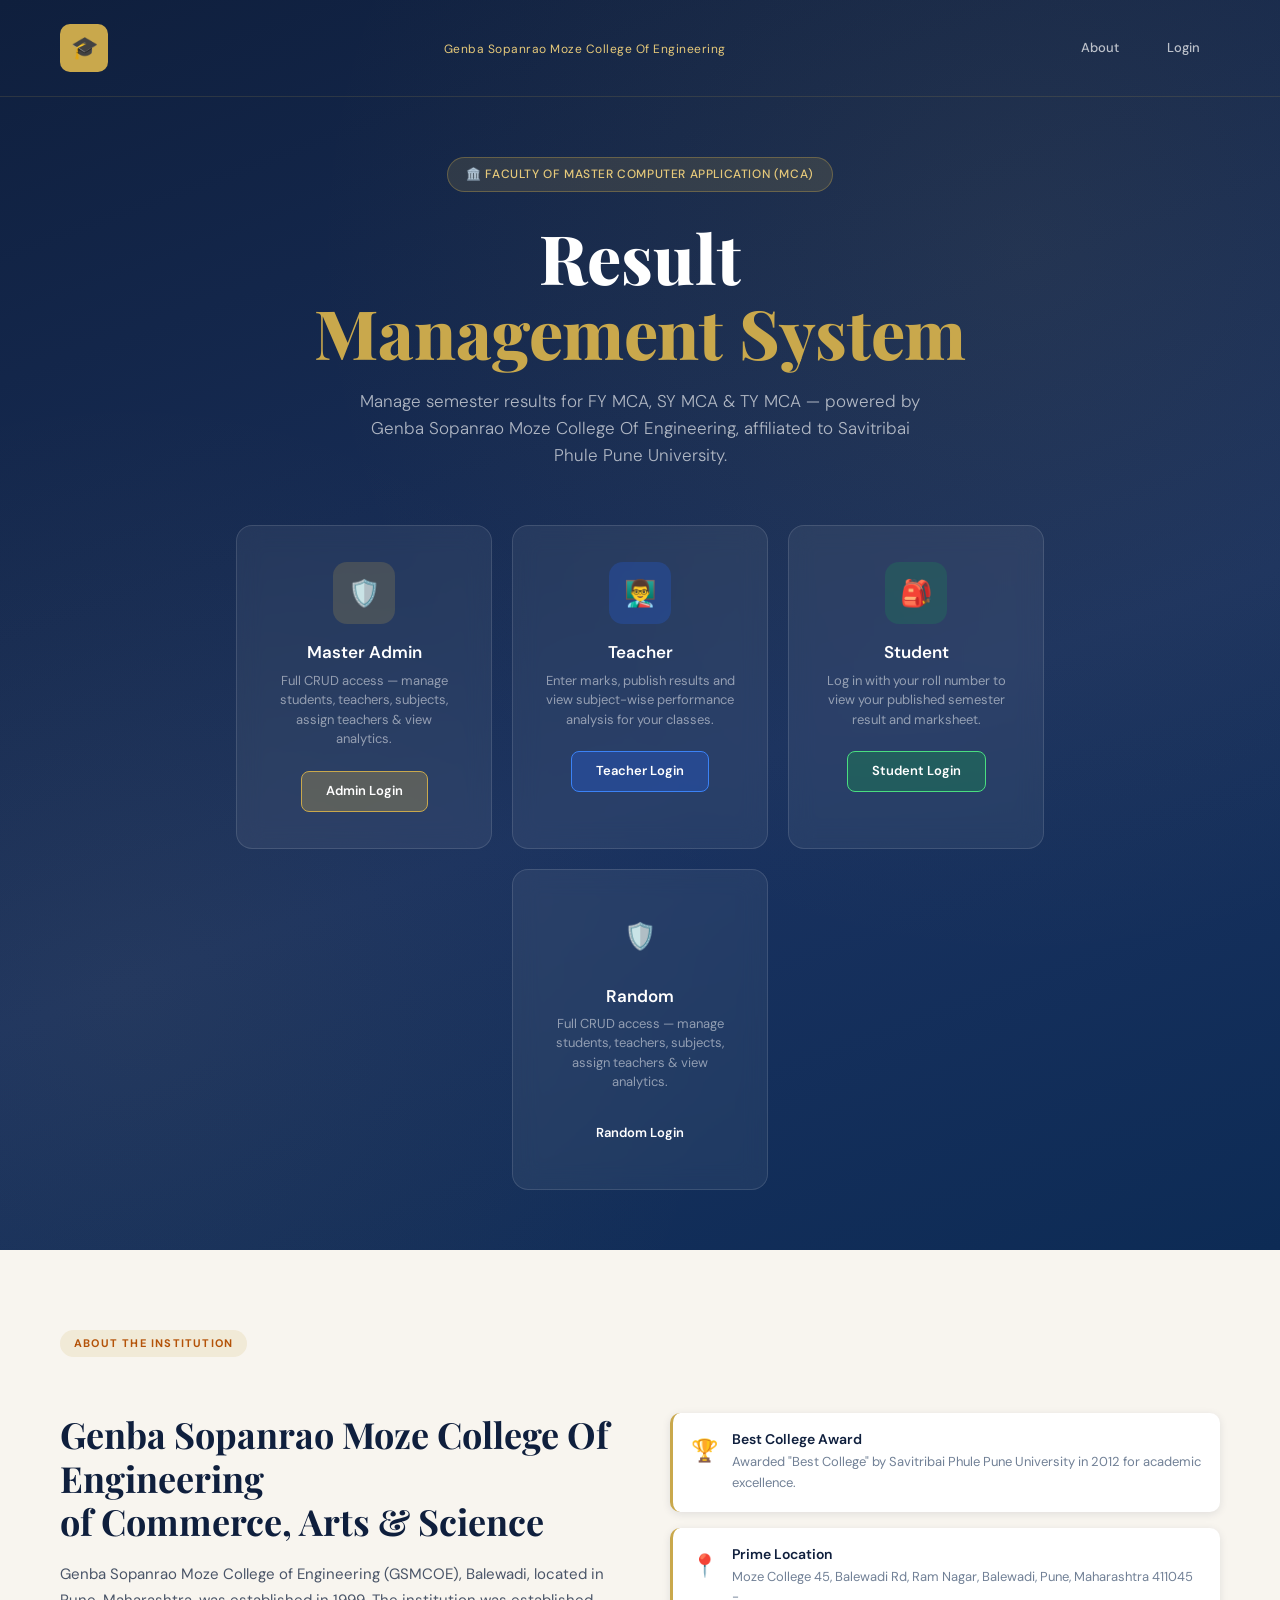
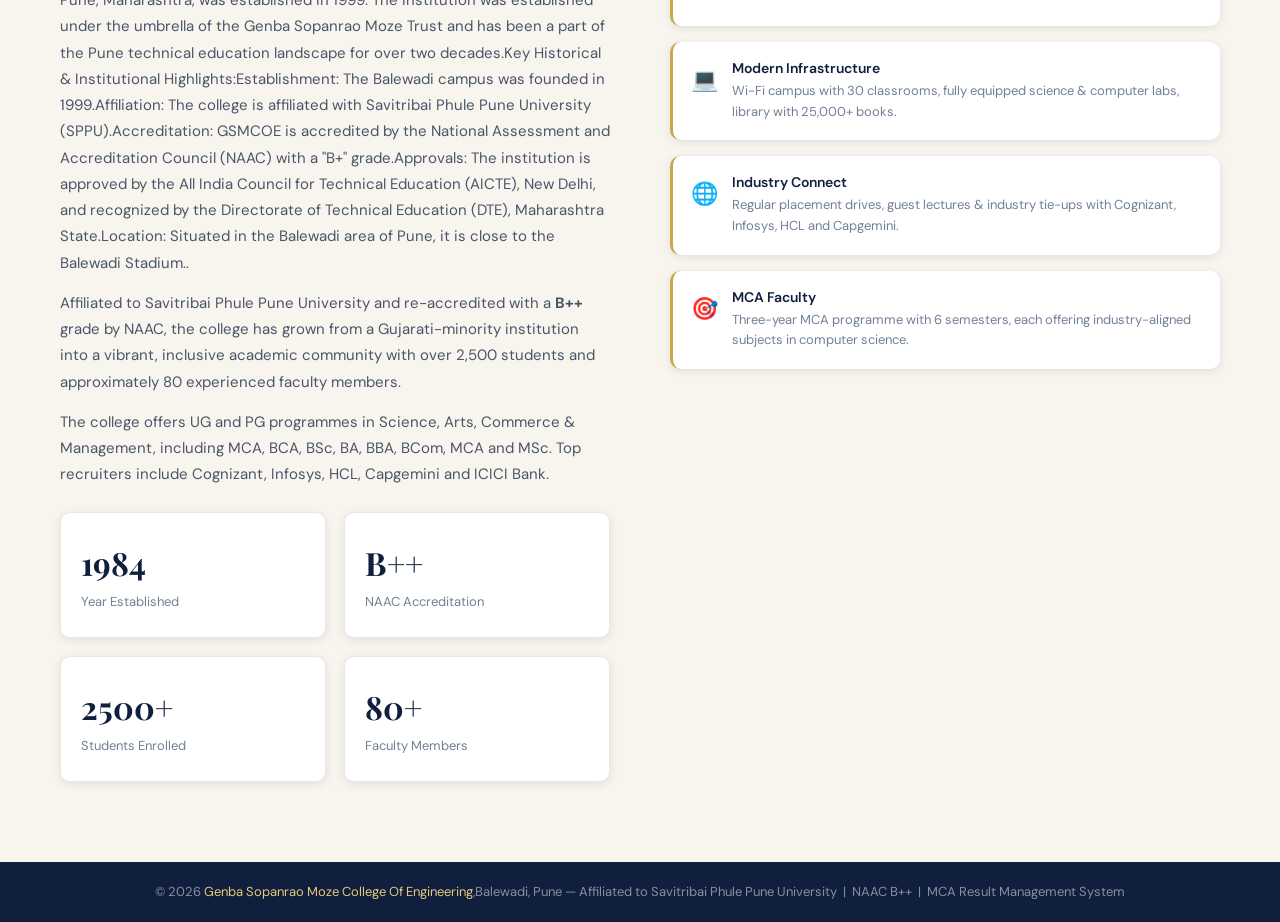
<file: index.html>
<!DOCTYPE html>
<html lang="en">
<head>
    <meta charset="UTF-8">
    <meta name="viewport" content="width=device-width, initial-scale=1.0">
    <title>Result Management — Genba Sopanrao Moze College Of Engineering</title>
    <link rel="stylesheet" href="style.css">
</head>
<body>

<!-- ===================== HERO SECTION ===================== -->
<section class="home-hero">

    <nav class="hero-nav">
        <!-- <div class="hero-logo"> -->
            <div class="hero-logo-icon">🎓</div>
            <div class="hero-logo-text">
                <h2></h2>
                <span>Genba Sopanrao Moze College Of Engineering</span>
            </div>
        </div>
        <div class="hero-nav-links">
            <a href="#about">About</a>
            <a href="#login-section">Login</a>
        </div>
    </nav>

    <div class="hero-center">
        <div class="hero-badge">🏛️ Faculty of Master Computer Application (MCA)</div>
        <h1 class="hero-title">
            Result<br><span>Management System</span>
        </h1>
        <p class="hero-subtitle">
            Manage semester results for FY MCA, SY MCA &amp; TY MCA — powered by
           Genba Sopanrao Moze College Of Engineering, affiliated to Savitribai Phule Pune University.
        </p>

        <!-- Three role login cards -->
        <div class="login-cards" id="login-section">

            <a href="admin-login.html" class="login-card admin-card">
                <div class="login-card-icon">🛡️</div>
                <h3>Master Admin</h3>
                <p>Full CRUD access — manage students, teachers, subjects, assign teachers &amp; view analytics.</p>
                <span class="login-card-btn">Admin Login</span>
            </a>

            <a href="teacher-login.html" class="login-card teacher-card">
                <div class="login-card-icon">👨‍🏫</div>
                <h3>Teacher</h3>
                <p>Enter marks, publish results and view subject-wise performance analysis for your classes.</p>
                <span class="login-card-btn">Teacher Login</span>
            </a>

            <a href="student-login.html" class="login-card student-card">
                <div class="login-card-icon">🎒</div>
                <h3>Student</h3>
                <p>Log in with your roll number to view your published semester result and marksheet.</p>
                <span class="login-card-btn">Student Login</span>
            </a>

            

            <a href="Random-login.html" class="login-card Random-card">
                <div class="login-card-icon">🛡️</div>
                <h3>Random</h3>
                <p>Full CRUD access — manage students, teachers, subjects, assign teachers &amp; view analytics.</p>
                <span class="login-card-btn">Random Login</span>
            </a>
        </div>
    </div>

</section>


<!-- ===================== ABOUT SECTION ===================== -->
<section class="about-section" id="about">
    <div class="about-inner">
        <div class="section-tag">About the Institution</div>
        <div class="about-grid">

            <div class="about-text">
                <h2>Genba Sopanrao Moze College Of Engineering<br>of Commerce, Arts &amp; Science</h2>
                <p>
                    Genba Sopanrao Moze College of Engineering (GSMCOE), Balewadi, located in Pune, Maharashtra, was established in 1999. The institution was established under the umbrella of the Genba Sopanrao Moze Trust and has been a part of the Pune technical education landscape for over two decades.Key Historical & Institutional Highlights:Establishment: The Balewadi campus was founded in 1999.Affiliation: The college is affiliated with Savitribai Phule Pune University (SPPU).Accreditation: GSMCOE is accredited by the National Assessment and Accreditation Council (NAAC) with a "B+" grade.Approvals: The institution is approved by the All India Council for Technical Education (AICTE), New Delhi, and recognized by the Directorate of Technical Education (DTE), Maharashtra State.Location: Situated in the Balewadi area of Pune, it is close to the Balewadi Stadium..
                </p>
                <p>
                    Affiliated to Savitribai Phule Pune University and re-accredited with a <strong>B++</strong>
                    grade by NAAC, the college has grown from a Gujarati-minority institution into a
                    vibrant, inclusive academic community with over 2,500 students and approximately
                    80 experienced faculty members.
                </p>
                <p>
                    The college offers UG and PG programmes in Science, Arts, Commerce &amp; Management,
                    including MCA, BCA, BSc, BA, BBA, BCom, MCA and MSc. Top recruiters include
                    Cognizant, Infosys, HCL, Capgemini and ICICI Bank.
                </p>

                <div class="about-stats" style="margin-top:24px;">
                    <div class="about-stat-card">
                        <span class="num">1984</span>
                        <span class="lbl">Year Established</span>
                    </div>
                    <div class="about-stat-card">
                        <span class="num">B++</span>
                        <span class="lbl">NAAC Accreditation</span>
                    </div>
                    <div class="about-stat-card">
                        <span class="num">2500+</span>
                        <span class="lbl">Students Enrolled</span>
                    </div>
                    <div class="about-stat-card">
                        <span class="num">80+</span>
                        <span class="lbl">Faculty Members</span>
                    </div>
                </div>
            </div>

            <div class="about-highlights">
                <div class="highlight-item">
                    <div class="hi-icon">🏆</div>
                    <div>
                        <h4>Best College Award</h4>
                        <p>Awarded "Best College" by Savitribai Phule Pune University in 2012 for academic excellence.</p>
                    </div>
                </div>
                <div class="highlight-item">
                    <div class="hi-icon">📍</div>
                    <div>
                        <h4>Prime Location</h4>
                        <p>Moze College 45, Balewadi Rd, Ram Nagar, Balewadi, Pune, Maharashtra 411045 -</p>
                    </div>    
                </div>
                <div class="highlight-item">
                    <div class="hi-icon">💻</div>
                    <div>
                        <h4>Modern Infrastructure</h4>
                        <p>Wi-Fi campus with 30 classrooms, fully equipped science &amp; computer labs, library with 25,000+ books.</p>
                    </div>
                </div>
                <div class="highlight-item">
                    <div class="hi-icon">🌐</div>
                    <div>
                        <h4>Industry Connect</h4>
                        <p>Regular placement drives, guest lectures &amp; industry tie-ups with Cognizant, Infosys, HCL and Capgemini.</p>
                    </div>
                </div>
                <div class="highlight-item">
                    <div class="hi-icon">🎯</div>
                    <div>
                        <h4>MCA Faculty</h4>
                        <p>Three-year MCA programme with 6 semesters, each offering industry-aligned subjects in computer science.</p>
                    </div>
                </div>
            </div>

        </div>
    </div>
</section>


<!-- ===================== FOOTER ===================== -->
<footer class="home-footer">
    © 2026 <span>Genba Sopanrao Moze College Of Engineering</span>,Balewadi, Pune — Affiliated to Savitribai Phule Pune University
    &nbsp;|&nbsp; NAAC B++ &nbsp;|&nbsp; MCA Result Management System
</footer>

</body>
</html>
</file>
<file: style.css>
/* ============================================================
   MCA Result Management — Global Stylesheet
   genba sopanrao moze college of engineering Pune
   Palette: Deep Navy (#0f1f3d) · Gold (#c9a84c) · Ivory (#f8f5ef)
   Fonts: Playfair Display (headings) · DM Sans (body)
   ============================================================ */

@import url('https://fonts.googleapis.com/css2?family=Playfair+Display:wght@600;700;800&family=DM+Sans:wght@300;400;500;600&display=swap');

/* ---------- Reset & base ---------- */
*, *::before, *::after { box-sizing: border-box; margin: 0; padding: 0; }

:root {
    --navy:       #0f1f3d;
    --navy-mid:   #1a3260;
    --navy-light: #243f7a;
    --gold:       #c9a84c;
    --gold-light: #e6c97a;
    --ivory:      #f8f5ef;
    --ivory-dark: #ede8dc;
    --white:      #ffffff;
    --text-dark:  #1a1a2e;
    --text-mid:   #4a5568;
    --text-soft:  #718096;
    --success:    #2e7d52;
    --danger:     #b91c1c;
    --warn:       #b45309;
    --info:       #1e5f9e;
    --pass-green: #166534;
    --fail-red:   #991b1b;
    --radius:     10px;
    --shadow-sm:  0 2px 8px rgba(15,31,61,.10);
    --shadow-md:  0 6px 24px rgba(15,31,61,.14);
    --shadow-lg:  0 16px 48px rgba(15,31,61,.18);
    --transition: .22s ease;
}

body {
    font-family: 'DM Sans', sans-serif;
    background: var(--ivory);
    color: var(--text-dark);
    font-size: 15px;
    line-height: 1.6;
}

h1,h2,h3,h4 { font-family: 'Playfair Display', serif; line-height: 1.2; }

a { color: var(--gold); text-decoration: none; }
a:hover { color: var(--gold-light); }

/* ---------- Scrollbar ---------- */
::-webkit-scrollbar { width: 6px; height: 6px; }
::-webkit-scrollbar-track { background: var(--ivory-dark); }
::-webkit-scrollbar-thumb { background: var(--navy-light); border-radius: 3px; }


/* ============================================================
   HOME PAGE
   ============================================================ */

.home-hero {
    min-height: 100vh;
    background: linear-gradient(160deg, var(--navy) 0%, var(--navy-mid) 60%, #0d2b55 100%);
    display: flex;
    flex-direction: column;
    position: relative;
    overflow: hidden;
}

/* Decorative geometric background */
.home-hero::before {
    content: '';
    position: absolute;
    inset: 0;
    background:
        radial-gradient(circle at 80% 20%, rgba(201,168,76,.08) 0%, transparent 50%),
        radial-gradient(circle at 10% 80%, rgba(201,168,76,.06) 0%, transparent 40%);
    pointer-events: none;
}

.hero-nav {
    display: flex;
    align-items: center;
    justify-content: space-between;
    padding: 24px 60px;
    position: relative;
    z-index: 2;
    border-bottom: 1px solid rgba(201,168,76,.15);
}

.hero-logo {
    display: flex;
    align-items: center;
    gap: 14px;
}

.hero-logo-icon {
    width: 48px;
    height: 48px;
    background: var(--gold);
    border-radius: 10px;
    display: flex;
    align-items: center;
    justify-content: center;
    font-size: 22px;
    flex-shrink: 0;
}

.hero-logo-text h2 {
    font-family: 'Playfair Display', serif;
    color: var(--white);
    font-size: 17px;
    font-weight: 700;
}

.hero-logo-text span {
    font-size: 12px;
    color: var(--gold-light);
    font-weight: 400;
    letter-spacing: .5px;
}

.hero-nav-links { display: flex; gap: 8px; }

.hero-nav-links a {
    padding: 8px 20px;
    border-radius: 6px;
    font-size: 13px;
    font-weight: 500;
    color: rgba(255,255,255,.7);
    transition: var(--transition);
}
.hero-nav-links a:hover { background: rgba(255,255,255,.08); color: var(--white); }

/* Hero center block */
.hero-center {
    flex: 1;
    display: flex;
    flex-direction: column;
    align-items: center;
    justify-content: center;
    text-align: center;
    padding: 60px 24px;
    position: relative;
    z-index: 2;
}

.hero-badge {
    display: inline-flex;
    align-items: center;
    gap: 8px;
    background: rgba(201,168,76,.15);
    border: 1px solid rgba(201,168,76,.35);
    border-radius: 40px;
    padding: 7px 18px;
    font-size: 12px;
    font-weight: 500;
    color: var(--gold-light);
    letter-spacing: .6px;
    text-transform: uppercase;
    margin-bottom: 28px;
}

.hero-title {
    font-size: clamp(38px, 6vw, 68px);
    color: var(--white);
    font-weight: 800;
    max-width: 820px;
    margin-bottom: 18px;
    line-height: 1.1;
}

.hero-title span { color: var(--gold); }

.hero-subtitle {
    font-size: 17px;
    color: rgba(255,255,255,.65);
    max-width: 560px;
    margin-bottom: 56px;
    font-weight: 300;
}

/* Login role cards on home */
.login-cards {
    display: flex;
    gap: 20px;
    flex-wrap: wrap;
    justify-content: center;
    max-width: 900px;
}

.login-card {
    background: rgba(255,255,255,.06);
    backdrop-filter: blur(12px);
    border: 1px solid rgba(255,255,255,.12);
    border-radius: 16px;
    padding: 36px 32px;
    width: 256px;
    text-align: center;
    cursor: pointer;
    transition: transform .25s ease, box-shadow .25s ease, background .25s ease;
    text-decoration: none;
    display: block;
}

.login-card:hover {
    transform: translateY(-6px);
    background: rgba(255,255,255,.10);
    box-shadow: 0 20px 48px rgba(0,0,0,.3);
    border-color: rgba(201,168,76,.4);
}

.login-card-icon {
    width: 62px;
    height: 62px;
    border-radius: 14px;
    margin: 0 auto 18px;
    display: flex;
    align-items: center;
    justify-content: center;
    font-size: 26px;
}

.login-card.admin-card .login-card-icon { background: rgba(201,168,76,.2); }
.login-card.teacher-card .login-card-icon { background: rgba(37,99,235,.25); }
.login-card.student-card .login-card-icon { background: rgba(22,163,74,.2); }

.login-card h3 {
    font-family: 'DM Sans', sans-serif;
    font-weight: 600;
    font-size: 17px;
    color: var(--white);
    margin-bottom: 8px;
}

.login-card p {
    font-size: 13px;
    color: rgba(255,255,255,.5);
    line-height: 1.5;
    margin-bottom: 22px;
}

.login-card-btn {
    display: inline-block;
    padding: 9px 24px;
    border-radius: 8px;
    font-size: 13px;
    font-weight: 600;
    transition: var(--transition);
    color: var(--white);
}

.admin-card .login-card-btn { background: rgba(201,168,76,.3); border: 1px solid var(--gold); }
.teacher-card .login-card-btn { background: rgba(37,99,235,.3); border: 1px solid #3b82f6; }
.student-card .login-card-btn { background: rgba(22,163,74,.3); border: 1px solid #4ade80; }

.login-card:hover .login-card-btn { filter: brightness(1.2); }

/* About us section */
.about-section {
    background: var(--ivory);
    padding: 80px 60px;
}

.about-inner {
    max-width: 1160px;
    margin: 0 auto;
}

.section-tag {
    display: inline-block;
    background: rgba(201,168,76,.15);
    color: var(--warn);
    font-size: 11px;
    font-weight: 700;
    letter-spacing: 1.2px;
    text-transform: uppercase;
    padding: 5px 14px;
    border-radius: 20px;
    margin-bottom: 16px;
}

.about-grid {
    display: grid;
    grid-template-columns: 1fr 1fr;
    gap: 60px;
    align-items: start;
    margin-top: 40px;
}

.about-text h2 {
    font-size: 36px;
    color: var(--navy);
    margin-bottom: 18px;
}

.about-text p {
    color: var(--text-mid);
    margin-bottom: 14px;
    font-size: 15px;
    line-height: 1.75;
}

.about-stats {
    display: grid;
    grid-template-columns: 1fr 1fr;
    gap: 18px;
}

.about-stat-card {
    background: var(--white);
    border: 1px solid var(--ivory-dark);
    border-radius: var(--radius);
    padding: 24px 20px;
    box-shadow: var(--shadow-sm);
}

.about-stat-card .num {
    font-family: 'Playfair Display', serif;
    font-size: 32px;
    color: var(--navy);
    font-weight: 700;
    display: block;
}

.about-stat-card .lbl {
    font-size: 13px;
    color: var(--text-soft);
    margin-top: 4px;
    display: block;
}

.about-highlights {
    display: flex;
    flex-direction: column;
    gap: 16px;
}

.highlight-item {
    display: flex;
    gap: 14px;
    align-items: flex-start;
    background: var(--white);
    border-radius: var(--radius);
    padding: 18px;
    box-shadow: var(--shadow-sm);
    border-left: 3px solid var(--gold);
}

.highlight-item .hi-icon { font-size: 22px; flex-shrink: 0; margin-top: 2px; }

.highlight-item h4 {
    font-family: 'DM Sans', sans-serif;
    font-size: 14px;
    font-weight: 600;
    color: var(--navy);
    margin-bottom: 4px;
}

.highlight-item p { font-size: 13px; color: var(--text-soft); }

/* Footer strip */
.home-footer {
    background: var(--navy);
    color: rgba(255,255,255,.5);
    text-align: center;
    padding: 20px;
    font-size: 13px;
}

.home-footer span { color: var(--gold-light); }


/* ============================================================
   LOGIN PAGE (modal/card style)
   ============================================================ */

.login-page {
    min-height: 100vh;
    background: linear-gradient(160deg, var(--navy) 0%, var(--navy-mid) 100%);
    display: flex;
    align-items: center;
    justify-content: center;
    padding: 24px;
}

.login-box {
    background: var(--white);
    border-radius: 18px;
    padding: 44px 48px;
    width: 100%;
    max-width: 440px;
    box-shadow: var(--shadow-lg);
}

.login-box .lb-logo {
    text-align: center;
    margin-bottom: 30px;
}

.login-box .lb-logo h1 {
    font-size: 22px;
    color: var(--navy);
    margin-bottom: 4px;
}

.login-box .lb-logo p { font-size: 13px; color: var(--text-soft); }

.login-tabs {
    display: flex;
    background: var(--ivory);
    border-radius: 8px;
    padding: 4px;
    margin-bottom: 28px;
    gap: 4px;
}

.tab-btn {
    flex: 1;
    padding: 9px;
    border: none;
    border-radius: 6px;
    background: transparent;
    font-family: 'DM Sans', sans-serif;
    font-size: 13px;
    font-weight: 500;
    color: var(--text-soft);
    cursor: pointer;
    transition: var(--transition);
}

.tab-btn.active {
    background: var(--navy);
    color: var(--white);
}

.login-form { display: none; }
.login-form.active-form { display: block; }

/* ---------- Form components ---------- */
.form-group {
    margin-bottom: 18px;
}

.form-group label {
    display: block;
    font-size: 13px;
    font-weight: 600;
    color: var(--text-dark);
    margin-bottom: 7px;
}

.form-group input,
.form-group select,
.form-group textarea {
    width: 100%;
    padding: 11px 14px;
    border: 1.5px solid var(--ivory-dark);
    border-radius: 8px;
    font-family: 'DM Sans', sans-serif;
    font-size: 14px;
    color: var(--text-dark);
    background: var(--white);
    transition: border-color var(--transition), box-shadow var(--transition);
    outline: none;
}

.form-group input:focus,
.form-group select:focus,
.form-group textarea:focus {
    border-color: var(--navy);
    box-shadow: 0 0 0 3px rgba(15,31,61,.08);
}

.form-row { display: grid; grid-template-columns: 1fr 1fr; gap: 16px; }

.btn {
    display: inline-flex;
    align-items: center;
    gap: 7px;
    padding: 11px 22px;
    border-radius: 8px;
    font-family: 'DM Sans', sans-serif;
    font-size: 14px;
    font-weight: 600;
    cursor: pointer;
    border: none;
    transition: var(--transition);
    white-space: nowrap;
}

.btn-primary { background: var(--navy); color: var(--white); }
.btn-primary:hover { background: var(--navy-mid); }

.btn-gold { background: var(--gold); color: var(--navy); }
.btn-gold:hover { background: var(--gold-light); }

.btn-danger { background: var(--danger); color: var(--white); }
.btn-danger:hover { filter: brightness(1.15); }

.btn-ghost {
    background: transparent;
    color: var(--text-mid);
    border: 1.5px solid var(--ivory-dark);
}
.btn-ghost:hover { border-color: var(--navy); color: var(--navy); }

.btn-sm { padding: 6px 13px; font-size: 12px; }
.btn-block { width: 100%; justify-content: center; }

.btn:disabled { opacity: .55; cursor: not-allowed; }

.hint { font-size: 12px; color: var(--text-soft); margin-top: 10px; text-align: center; }

/* Error / message box */
.error-message {
    background: #fef2f2;
    border: 1px solid #fecaca;
    color: var(--danger);
    border-radius: 7px;
    padding: 10px 14px;
    font-size: 13px;
    margin-top: 12px;
}

.message-box {
    border-radius: 7px;
    padding: 10px 14px;
    font-size: 13px;
    margin-top: 12px;
    display: none;
}

.message-box.success { background: #f0fdf4; border: 1px solid #bbf7d0; color: var(--success); }
.message-box.error   { background: #fef2f2; border: 1px solid #fecaca; color: var(--danger); }
.message-box.info    { background: #eff6ff; border: 1px solid #bfdbfe; color: var(--info); }


/* ============================================================
   DASHBOARD SHELL (Admin & Teacher)
   ============================================================ */

.shell {
    display: flex;
    min-height: 100vh;
    background: var(--ivory);
}

/* Sidebar */
.sidebar {
    width: 260px;
    background: var(--navy);
    display: flex;
    flex-direction: column;
    flex-shrink: 0;
    position: fixed;
    top: 0;
    left: 0;
    height: 100vh;
    overflow-y: auto;
    z-index: 100;
}

.sidebar-logo {
    padding: 26px 24px 20px;
    border-bottom: 1px solid rgba(255,255,255,.08);
}

.sidebar-logo h2 {
    font-size: 15px;
    color: var(--white);
    line-height: 1.3;
}

.sidebar-logo span {
    font-size: 11px;
    color: var(--gold-light);
    font-weight: 400;
    display: block;
    margin-top: 3px;
}

.sidebar-role-badge {
    margin: 14px 24px 0;
    background: rgba(201,168,76,.18);
    border: 1px solid rgba(201,168,76,.3);
    border-radius: 6px;
    padding: 6px 12px;
    font-size: 11px;
    font-weight: 700;
    letter-spacing: .8px;
    text-transform: uppercase;
    color: var(--gold-light);
    text-align: center;
}

.sidebar-nav {
    flex: 1;
    padding: 18px 14px;
}

.nav-section-label {
    font-size: 10px;
    font-weight: 700;
    letter-spacing: 1.2px;
    text-transform: uppercase;
    color: rgba(255,255,255,.3);
    padding: 12px 10px 6px;
}

.nav-item {
    display: flex;
    align-items: center;
    gap: 11px;
    padding: 10px 12px;
    border-radius: 8px;
    font-size: 14px;
    color: rgba(255,255,255,.65);
    cursor: pointer;
    transition: var(--transition);
    margin-bottom: 2px;
    user-select: none;
}

.nav-item:hover { background: rgba(255,255,255,.07); color: var(--white); }

.nav-item.active {
    background: rgba(201,168,76,.18);
    color: var(--gold-light);
    font-weight: 600;
}

.nav-item .nav-icon { font-size: 17px; flex-shrink: 0; width: 22px; text-align: center; }

.sidebar-footer {
    padding: 16px 14px;
    border-top: 1px solid rgba(255,255,255,.08);
}

.user-info {
    display: flex;
    align-items: center;
    gap: 10px;
    padding: 10px 12px;
    border-radius: 8px;
    margin-bottom: 8px;
}

.user-avatar {
    width: 36px;
    height: 36px;
    border-radius: 8px;
    background: var(--gold);
    display: flex;
    align-items: center;
    justify-content: center;
    font-size: 16px;
    font-weight: 700;
    color: var(--navy);
    flex-shrink: 0;
}

.user-info-text { overflow: hidden; }
.user-info-text strong { font-size: 13px; color: var(--white); display: block; white-space: nowrap; overflow: hidden; text-overflow: ellipsis; }
.user-info-text span { font-size: 11px; color: rgba(255,255,255,.4); }

.logout-btn {
    width: 100%;
    background: rgba(255,255,255,.05);
    border: 1px solid rgba(255,255,255,.1);
    color: rgba(255,255,255,.5);
    padding: 9px;
    border-radius: 8px;
    cursor: pointer;
    font-size: 13px;
    font-family: 'DM Sans', sans-serif;
    transition: var(--transition);
}

.logout-btn:hover { background: rgba(185,28,28,.25); color: #fca5a5; border-color: rgba(185,28,28,.4); }

/* Main content area */
.main-content {
    margin-left: 260px;
    flex: 1;
    display: flex;
    flex-direction: column;
    min-height: 100vh;
}

.topbar {
    background: var(--white);
    border-bottom: 1px solid var(--ivory-dark);
    padding: 18px 32px;
    display: flex;
    align-items: center;
    justify-content: space-between;
    position: sticky;
    top: 0;
    z-index: 50;
}

.topbar h1 { font-size: 22px; color: var(--navy); }
.topbar-right { display: flex; align-items: center; gap: 12px; }

.page-content { padding: 32px; }


/* ============================================================
   STAT CARDS (dashboard)
   ============================================================ */

.stats-row {
    display: grid;
    grid-template-columns: repeat(auto-fill, minmax(200px, 1fr));
    gap: 18px;
    margin-bottom: 28px;
}

.stat-card {
    background: var(--white);
    border-radius: var(--radius);
    padding: 22px 20px;
    border: 1px solid var(--ivory-dark);
    box-shadow: var(--shadow-sm);
    display: flex;
    align-items: flex-start;
    gap: 16px;
}

.stat-icon {
    width: 48px;
    height: 48px;
    border-radius: 12px;
    display: flex;
    align-items: center;
    justify-content: center;
    font-size: 22px;
    flex-shrink: 0;
}

.stat-icon.navy  { background: rgba(15,31,61,.08); }
.stat-icon.gold  { background: rgba(201,168,76,.15); }
.stat-icon.green { background: rgba(22,163,74,.12); }
.stat-icon.red   { background: rgba(185,28,28,.1); }
.stat-icon.blue  { background: rgba(30,95,158,.1); }

.stat-body strong {
    font-size: 28px;
    font-family: 'Playfair Display', serif;
    color: var(--navy);
    display: block;
    line-height: 1;
    margin-bottom: 4px;
}

.stat-body span { font-size: 13px; color: var(--text-soft); }


/* ============================================================
   CARD / PANEL
   ============================================================ */

.card {
    background: var(--white);
    border-radius: var(--radius);
    border: 1px solid var(--ivory-dark);
    box-shadow: var(--shadow-sm);
    overflow: hidden;
    margin-bottom: 24px;
}

.card-header {
    padding: 18px 24px;
    border-bottom: 1px solid var(--ivory-dark);
    display: flex;
    align-items: center;
    justify-content: space-between;
    gap: 12px;
    flex-wrap: wrap;
}

.card-header h3 {
    font-size: 16px;
    font-family: 'DM Sans', sans-serif;
    font-weight: 600;
    color: var(--navy);
}

.card-body { padding: 24px; }


/* ============================================================
   TABLE
   ============================================================ */

.table-wrap { overflow-x: auto; }

table {
    width: 100%;
    border-collapse: collapse;
}

thead { background: var(--ivory); }

th {
    padding: 11px 16px;
    text-align: left;
    font-size: 12px;
    font-weight: 700;
    letter-spacing: .6px;
    text-transform: uppercase;
    color: var(--text-soft);
    border-bottom: 2px solid var(--ivory-dark);
    white-space: nowrap;
}

td {
    padding: 13px 16px;
    border-bottom: 1px solid var(--ivory-dark);
    font-size: 14px;
    color: var(--text-dark);
    vertical-align: middle;
}

tr:last-child td { border-bottom: none; }
tr:hover td { background: rgba(248,245,239,.6); }

/* Badge / pill */
.badge {
    display: inline-flex;
    align-items: center;
    padding: 3px 10px;
    border-radius: 20px;
    font-size: 12px;
    font-weight: 600;
    letter-spacing: .2px;
}

.badge-navy    { background: rgba(15,31,61,.1); color: var(--navy); }
.badge-gold    { background: rgba(201,168,76,.18); color: #92620a; }
.badge-green   { background: #dcfce7; color: var(--pass-green); }
.badge-red     { background: #fee2e2; color: var(--fail-red); }
.badge-blue    { background: #dbeafe; color: #1e40af; }
.badge-gray    { background: #f1f5f9; color: #64748b; }

/* Action buttons in tables */
.action-btn {
    padding: 5px 12px;
    border-radius: 6px;
    font-size: 12px;
    font-weight: 600;
    cursor: pointer;
    border: none;
    transition: var(--transition);
    font-family: 'DM Sans', sans-serif;
}

.action-btn.edit   { background: #dbeafe; color: #1e40af; }
.action-btn.delete { background: #fee2e2; color: var(--fail-red); }
.action-btn.view   { background: rgba(201,168,76,.18); color: #92620a; }
.action-btn.marks  { background: #dcfce7; color: var(--pass-green); }
.action-btn.publish{ background: var(--navy); color: var(--white); }

.action-btn:hover { filter: brightness(1.1); }

/* Empty state */
.empty-state {
    text-align: center;
    padding: 60px 24px;
    color: var(--text-soft);
}

.empty-state .empty-icon { font-size: 48px; margin-bottom: 12px; opacity: .5; }
.empty-state p { font-size: 15px; }


/* ============================================================
   MODALS
   ============================================================ */

.modal-overlay {
    position: fixed;
    inset: 0;
    background: rgba(15,31,61,.55);
    backdrop-filter: blur(4px);
    z-index: 200;
    display: flex;
    align-items: center;
    justify-content: center;
    padding: 24px;
    animation: fadeIn .2s ease;
}

@keyframes fadeIn { from { opacity: 0; } to { opacity: 1; } }

.modal {
    background: var(--white);
    border-radius: 16px;
    width: 100%;
    max-width: 520px;
    box-shadow: var(--shadow-lg);
    animation: slideUp .22s ease;
    overflow: hidden;
}

.modal-lg { max-width: 720px; }
.modal-xl { max-width: 920px; }

@keyframes slideUp { from { transform: translateY(20px); opacity: 0; } to { transform: translateY(0); opacity: 1; } }

.modal-header {
    background: var(--navy);
    padding: 20px 24px;
    display: flex;
    align-items: center;
    justify-content: space-between;
}

.modal-header h3 { color: var(--white); font-size: 16px; font-family: 'DM Sans', sans-serif; font-weight: 600; }

.modal-close {
    background: rgba(255,255,255,.1);
    border: none;
    color: var(--white);
    width: 32px;
    height: 32px;
    border-radius: 6px;
    cursor: pointer;
    font-size: 18px;
    display: flex;
    align-items: center;
    justify-content: center;
    transition: var(--transition);
}

.modal-close:hover { background: rgba(255,255,255,.2); }

.modal-body { padding: 28px 24px; }
.modal-footer { padding: 16px 24px; border-top: 1px solid var(--ivory-dark); display: flex; gap: 10px; justify-content: flex-end; }


/* ============================================================
   CHART CONTAINERS
   ============================================================ */

.charts-grid {
    display: grid;
    grid-template-columns: repeat(auto-fill, minmax(320px, 1fr));
    gap: 20px;
}

.chart-card {
    background: var(--white);
    border-radius: var(--radius);
    border: 1px solid var(--ivory-dark);
    padding: 22px;
    box-shadow: var(--shadow-sm);
}

.chart-card h4 {
    font-family: 'DM Sans', sans-serif;
    font-size: 14px;
    font-weight: 600;
    color: var(--navy);
    margin-bottom: 18px;
}

.chart-card canvas { max-height: 240px; }


/* ============================================================
   FILTERS / TOOLBAR
   ============================================================ */

.toolbar {
    display: flex;
    align-items: center;
    gap: 10px;
    flex-wrap: wrap;
    margin-bottom: 20px;
}

.toolbar select,
.toolbar input {
    padding: 9px 14px;
    border: 1.5px solid var(--ivory-dark);
    border-radius: 8px;
    font-size: 13px;
    font-family: 'DM Sans', sans-serif;
    background: var(--white);
    color: var(--text-dark);
    outline: none;
    transition: border-color var(--transition);
}

.toolbar select:focus,
.toolbar input:focus { border-color: var(--navy); }

.spacer { flex: 1; }


/* ============================================================
   STUDENT RESULT VIEW
   ============================================================ */

.result-shell {
    min-height: 100vh;
    background: var(--ivory);
}

.result-topbar {
    background: var(--navy);
    padding: 16px 32px;
    display: flex;
    align-items: center;
    justify-content: space-between;
}

.result-topbar h2 { color: var(--white); font-size: 16px; }
.result-topbar span { color: var(--gold-light); font-size: 13px; }

.result-main { padding: 32px; max-width: 860px; margin: 0 auto; }

.result-student-card {
    background: var(--navy);
    border-radius: var(--radius);
    padding: 28px;
    color: var(--white);
    margin-bottom: 24px;
    display: flex;
    justify-content: space-between;
    align-items: flex-start;
    flex-wrap: wrap;
    gap: 20px;
}

.result-student-card h2 { font-size: 24px; margin-bottom: 6px; }
.result-student-card .meta { font-size: 13px; color: rgba(255,255,255,.6); display: flex; gap: 20px; flex-wrap: wrap; }
.result-student-card .meta span { display: flex; align-items: center; gap: 5px; }

.result-summary {
    display: flex;
    gap: 16px;
    text-align: center;
    flex-wrap: wrap;
}

.result-summary-item { background: rgba(255,255,255,.1); border-radius: 8px; padding: 12px 18px; }
.result-summary-item strong { font-size: 22px; font-family: 'Playfair Display', serif; display: block; line-height: 1.1; }
.result-summary-item span { font-size: 11px; color: rgba(255,255,255,.55); margin-top: 2px; display: block; }

.no-result-box {
    background: var(--white);
    border-radius: var(--radius);
    padding: 60px 24px;
    text-align: center;
    border: 1px solid var(--ivory-dark);
}

.no-result-box .nr-icon { font-size: 56px; margin-bottom: 16px; opacity: .4; }
.no-result-box h3 { font-size: 20px; color: var(--navy); margin-bottom: 8px; }
.no-result-box p { color: var(--text-soft); font-size: 14px; }


/* ============================================================
   TABS (inside pages)
   ============================================================ */

.page-tabs {
    display: flex;
    gap: 4px;
    border-bottom: 2px solid var(--ivory-dark);
    margin-bottom: 24px;
}

.page-tab {
    padding: 10px 20px;
    font-size: 14px;
    font-weight: 500;
    color: var(--text-soft);
    border: none;
    background: transparent;
    cursor: pointer;
    border-bottom: 2px solid transparent;
    margin-bottom: -2px;
    font-family: 'DM Sans', sans-serif;
    transition: var(--transition);
}

.page-tab.active { color: var(--navy); border-bottom-color: var(--navy); font-weight: 600; }
.page-tab:hover:not(.active) { color: var(--text-dark); }

.tab-panel { display: none; }
.tab-panel.active { display: block; }


/* ============================================================
   LOADING SPINNER
   ============================================================ */

.spinner {
    display: inline-block;
    width: 18px;
    height: 18px;
    border: 2px solid rgba(255,255,255,.3);
    border-top-color: var(--white);
    border-radius: 50%;
    animation: spin .65s linear infinite;
}

.spinner-dark {
    border-color: rgba(15,31,61,.2);
    border-top-color: var(--navy);
}

@keyframes spin { to { transform: rotate(360deg); } }

.loading-overlay {
    position: fixed;
    inset: 0;
    background: rgba(248,245,239,.8);
    display: flex;
    align-items: center;
    justify-content: center;
    z-index: 300;
}


/* ============================================================
   RESPONSIVE
   ============================================================ */

@media (max-width: 900px) {
    .sidebar { transform: translateX(-100%); transition: transform .3s ease; }
    .sidebar.open { transform: translateX(0); }
    .main-content { margin-left: 0; }
    .hero-nav { padding: 16px 24px; }
    .about-section { padding: 48px 24px; }
    .about-grid { grid-template-columns: 1fr; gap: 32px; }
    .page-content { padding: 20px 16px; }
    .form-row { grid-template-columns: 1fr; }
}

@media (max-width: 600px) {
    .login-box { padding: 28px 22px; }
    .login-cards { flex-direction: column; align-items: center; }
    .login-card { width: 100%; max-width: 320px; }
}
</file>
